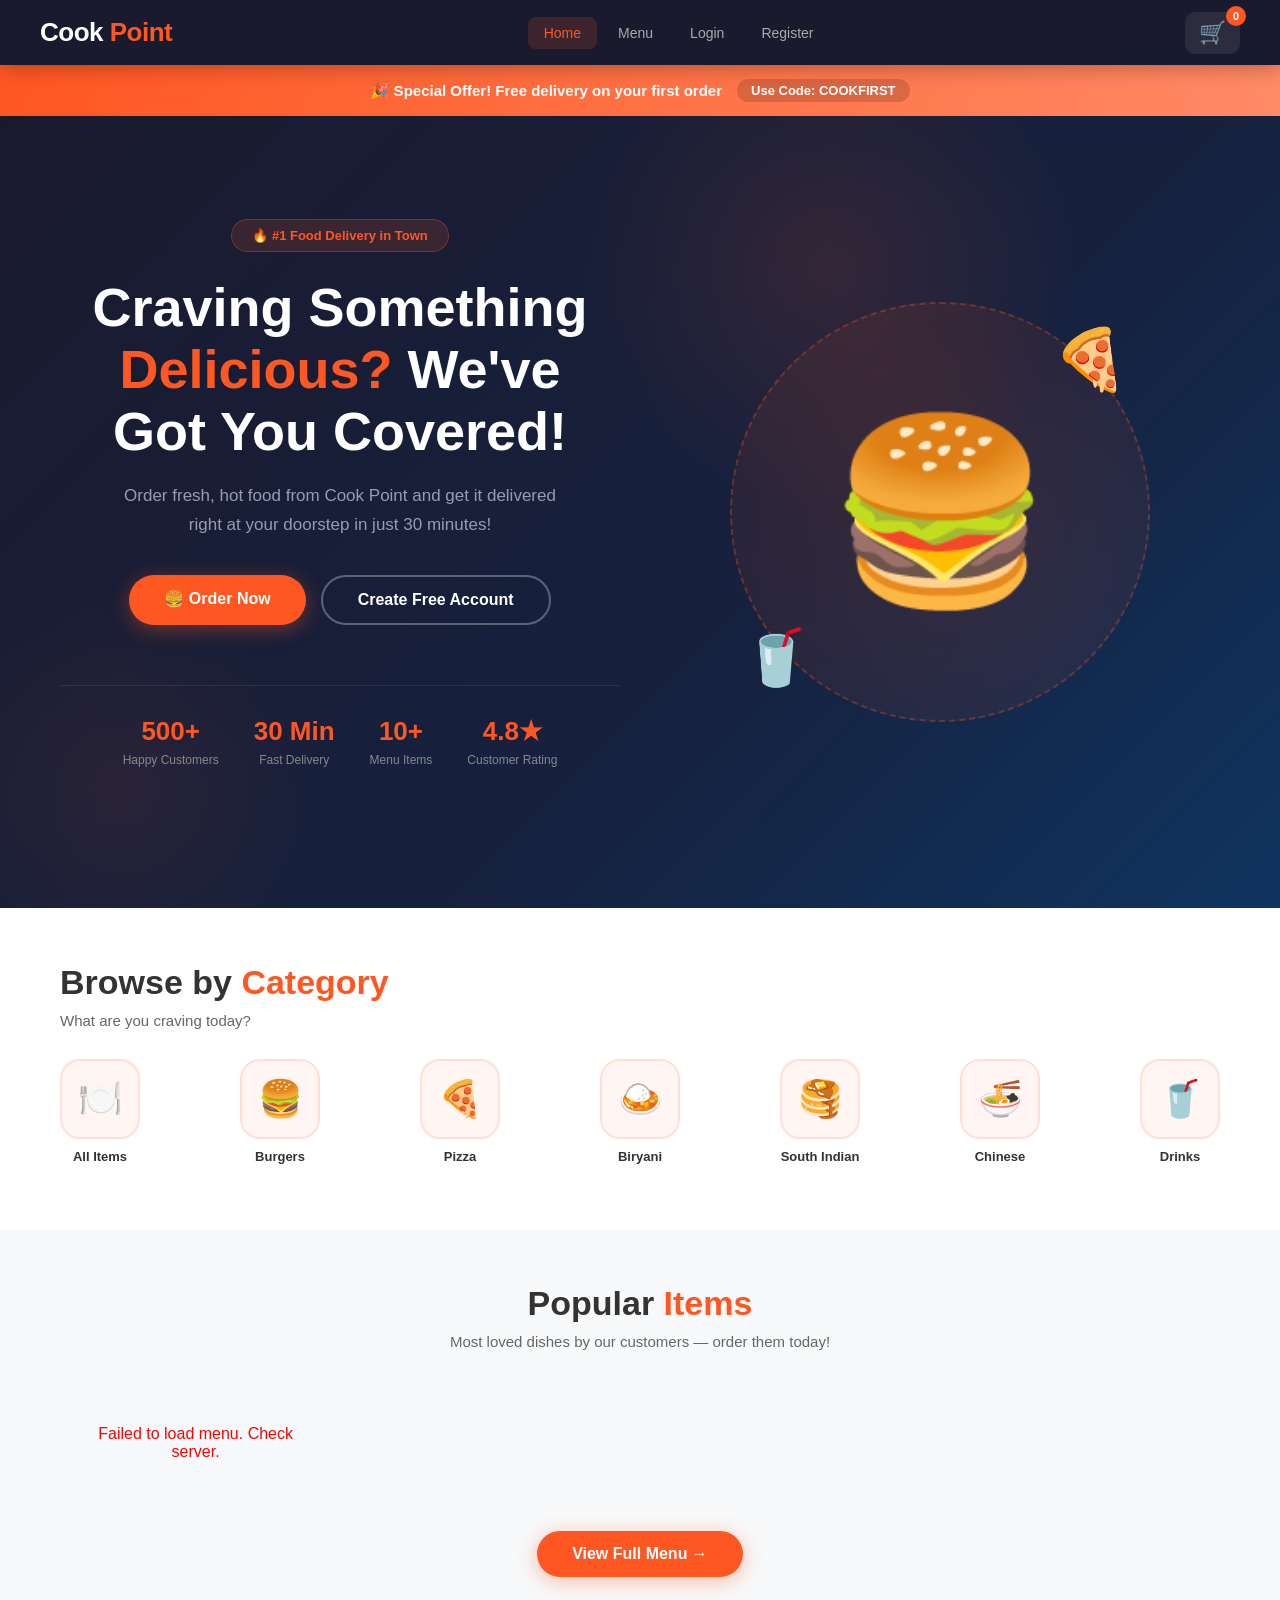
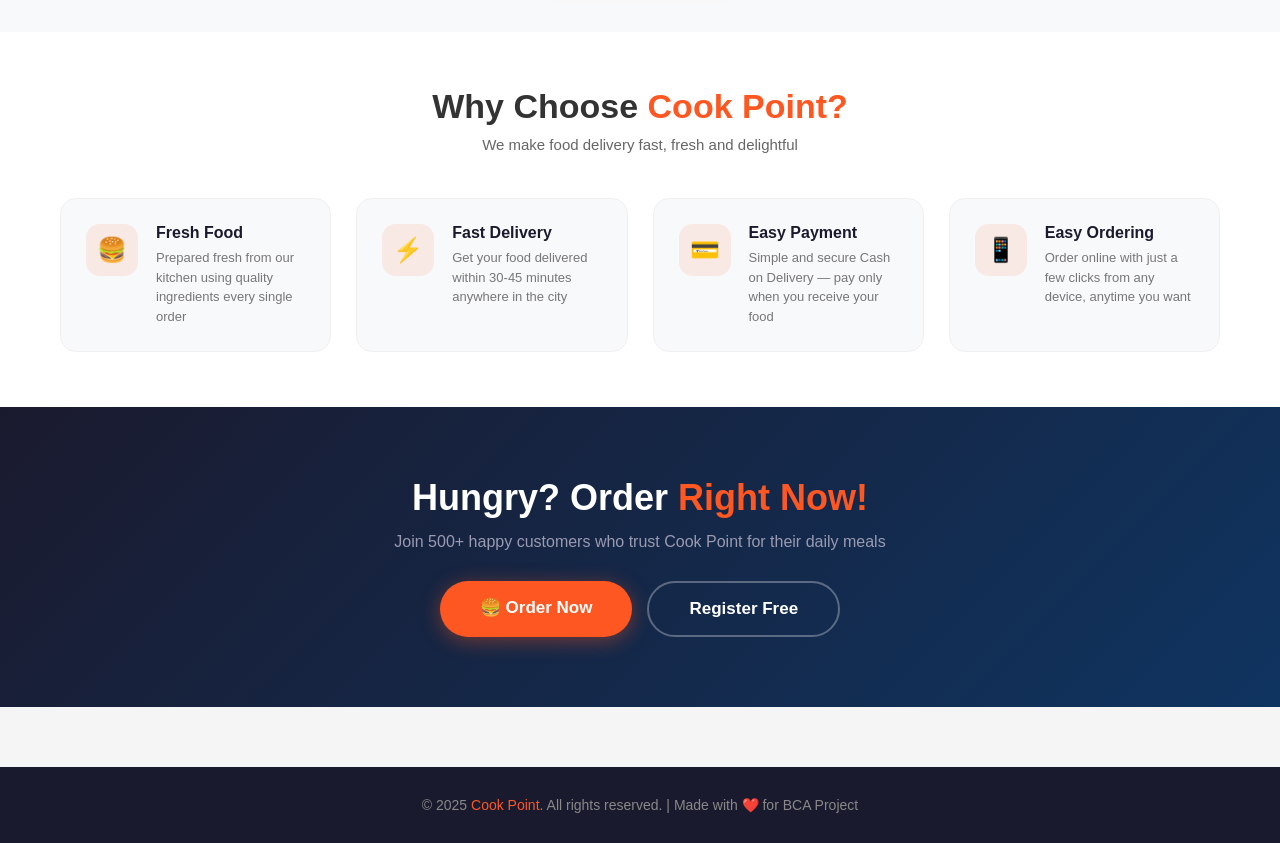
<file: index.html>
<!DOCTYPE html>
<html lang="en">
<head>
  <meta charset="UTF-8" />
  <meta name="viewport" content="width=device-width, initial-scale=1.0"/>
  <title>Cook Point - Online Food Delivery</title>
  <link rel="stylesheet" href="css/style.css"/>
  <style>
    /* ===== HERO SPLIT LAYOUT ===== */
    .hero {
      background: linear-gradient(135deg, #1a1a2e 0%, #16213e 60%, #0f3460 100%);
      padding: 0 60px;
      display: flex;
      align-items: center;
      justify-content: space-between;
      min-height: 88vh;
      position: relative;
      overflow: hidden;
      gap: 40px;
    }

    .hero::before {
      content: '';
      position: absolute;
      top: -100px; right: 200px;
      width: 500px; height: 500px;
      background: radial-gradient(circle, rgba(255,87,34,0.12) 0%, transparent 70%);
      border-radius: 50%;
      pointer-events: none;
    }

    .hero-left {
      flex: 1;
      z-index: 2;
      max-width: 560px;
    }

    .hero-right {
      flex: 1;
      display: flex;
      justify-content: center;
      align-items: center;
      z-index: 2;
      position: relative;
    }

    .hero-food-circle {
      width: 420px;
      height: 420px;
      border-radius: 50%;
      background: radial-gradient(circle, rgba(255,87,34,0.15), rgba(255,87,34,0.05));
      border: 2px dashed rgba(255,87,34,0.3);
      display: flex;
      align-items: center;
      justify-content: center;
      font-size: 180px;
      animation: float 3s ease-in-out infinite;
      position: relative;
    }

    .hero-food-circle::before {
      content: '🍕';
      position: absolute;
      top: 20px; right: 20px;
      font-size: 60px;
      animation: float 2.5s ease-in-out infinite reverse;
    }

    .hero-food-circle::after {
      content: '🥤';
      position: absolute;
      bottom: 30px; left: 10px;
      font-size: 55px;
      animation: float 3.5s ease-in-out infinite;
    }

    @keyframes float {
      0%, 100% { transform: translateY(0); }
      50% { transform: translateY(-18px); }
    }

    .hero-badge {
      display: inline-flex;
      align-items: center;
      gap: 8px;
      background: rgba(255,87,34,0.15);
      color: #ff5722;
      padding: 8px 20px;
      border-radius: 50px;
      font-size: 13px;
      font-weight: 600;
      margin-bottom: 24px;
      border: 1px solid rgba(255,87,34,0.3);
    }

    .hero h1 {
      font-size: 54px;
      font-weight: 800;
      color: white;
      line-height: 1.15;
      margin-bottom: 20px;
    }

    .hero h1 span { color: #ff5722; }

    .hero p {
      font-size: 17px;
      color: #9a9ab0;
      margin-bottom: 35px;
      line-height: 1.7;
      max-width: 460px;
    }

    .hero-btns {
      display: flex;
      gap: 15px;
      flex-wrap: wrap;
      margin-bottom: 50px;
    }

    .hero-stats {
      display: flex;
      gap: 35px;
      padding-top: 30px;
      border-top: 1px solid rgba(255,255,255,0.08);
    }

    .hero-stat h3 { font-size: 26px; font-weight: 800; color: #ff5722; }
    .hero-stat p  { font-size: 12px; color: #888; margin-top: 3px; }

    /* ===== OFFER BANNER ===== */
    .offer-banner {
      background: linear-gradient(90deg, #ff5722, #ff8a65);
      padding: 14px 40px;
      display: flex;
      align-items: center;
      justify-content: center;
      gap: 15px;
      color: white;
      font-size: 15px;
      font-weight: 600;
    }

    .offer-banner span { background: rgba(0,0,0,0.15); padding: 4px 14px; border-radius: 20px; font-size: 13px; }

    /* ===== CATEGORIES SECTION ===== */
    .cat-section { background: white; padding: 55px 60px; }
    .cat-section .section-title { text-align: left; }
    .cat-section .section-sub { text-align: left; margin-bottom: 30px; }

    .cat-scroll {
      display: flex;
      gap: 18px;
      justify-content: space-between;
      overflow-x: auto;
      padding-bottom: 10px;
      scrollbar-width: none;
    }

    .cat-scroll::-webkit-scrollbar { display: none; }

    .cat-item {
      flex-shrink: 0;
      text-align: center;
      cursor: pointer;
      text-decoration: none;
    }

    .cat-icon-box {
      width: 80px;
      height: 80px;
      border-radius: 20px;
      background: #fff5f2;
      border: 2px solid #ffe0d6;
      display: flex;
      align-items: center;
      justify-content: center;
      font-size: 36px;
      margin: 0 auto 10px;
      transition: all 0.3s;
    }

    .cat-item:hover .cat-icon-box {
      background: #ff5722;
      border-color: #ff5722;
      transform: translateY(-5px);
    }

    .cat-item p { font-size: 13px; font-weight: 600; color: #333; }

    /* ===== POPULAR SECTION ===== */
    .popular-section { padding: 55px 60px; background: #f8f9fa; }

    /* ===== WHY US ===== */
    .why-section { background: white; padding: 55px 60px; }

    .why-grid {
      display: grid;
      grid-template-columns: repeat(auto-fit, minmax(220px, 1fr));
      gap: 25px;
    }

    .why-card {
      display: flex;
      align-items: flex-start;
      gap: 18px;
      padding: 25px;
      border-radius: 16px;
      background: #f8f9fa;
      border: 1px solid #f0f0f0;
      transition: all 0.3s;
    }

    .why-card:hover { background: #fff5f2; border-color: #ffccbc; transform: translateY(-3px); }

    .why-icon {
      width: 52px; height: 52px;
      border-radius: 14px;
      background: rgba(255,87,34,0.1);
      display: flex;
      align-items: center;
      justify-content: center;
      font-size: 24px;
      flex-shrink: 0;
    }

    .why-card h3 { font-size: 16px; font-weight: 700; margin-bottom: 6px; color: #1a1a2e; }
    .why-card p  { font-size: 13px; color: #777; line-height: 1.5; }

    /* ===== CTA SECTION ===== */
    .cta-section {
      background: linear-gradient(135deg, #1a1a2e, #0f3460);
      padding: 70px 60px;
      text-align: center;
      color: white;
    }

    .cta-section h2 { font-size: 36px; font-weight: 800; margin-bottom: 14px; }
    .cta-section h2 span { color: #ff5722; }
    .cta-section p { color: #9a9ab0; font-size: 16px; margin-bottom: 30px; }

    @media (max-width: 900px) {
      .hero { flex-direction: column; padding: 60px 25px; text-align: center; min-height: auto; }
      .hero-right { display: none; }
      .hero h1 { font-size: 36px; }
      .hero-btns { justify-content: center; }
      .hero-stats { justify-content: center; }
      .cat-section, .popular-section, .why-section, .cta-section { padding: 40px 25px; }
    }
  </style>
</head>
<body>

  <!-- NAVBAR -->
  <nav class="navbar">
    <a href="index.html" class="logo">Cook <span>Point</span></a>
    <ul class="nav-links">
      <li><a href="index.html" class="active">Home</a></li>
      <li><a href="menu.html">Menu</a></li>
      <li><a href="login.html">Login</a></li>
      <li><a href="register.html">Register</a></li>
    </ul>
    <a href="cart.html" class="cart-icon">🛒 <span class="cart-count">0</span></a>
  </nav>

  <!-- OFFER BANNER -->
  <div class="offer-banner">
    🎉 Special Offer! Free delivery on your first order
    <span>Use Code: COOKFIRST</span>
  </div>

  <!-- HERO -->
  <section class="hero">
    <div class="hero-left">
      <div class="hero-badge">🔥 #1 Food Delivery in Town</div>
      <h1>Craving Something<br><span>Delicious?</span> We've<br>Got You Covered!</h1>
      <p>Order fresh, hot food from Cook Point and get it delivered right at your doorstep in just 30 minutes!</p>
      <div class="hero-btns">
        <a href="menu.html" class="btn-primary">🍔 Order Now</a>
        <a href="register.html" class="btn-outline">Create Free Account</a>
      </div>
      <div class="hero-stats">
        <div class="hero-stat">
          <h3>500+</h3>
          <p>Happy Customers</p>
        </div>
        <div class="hero-stat">
          <h3>30 Min</h3>
          <p>Fast Delivery</p>
        </div>
        <div class="hero-stat">
          <h3>10+</h3>
          <p>Menu Items</p>
        </div>
        <div class="hero-stat">
          <h3>4.8★</h3>
          <p>Customer Rating</p>
        </div>
      </div>
    </div>
    <div class="hero-right">
      <div class="hero-food-circle">🍔</div>
    </div>
  </section>

  <!-- CATEGORIES -->
  <section class="cat-section">
    <h2 class="section-title">Browse by <span>Category</span></h2>
    <p class="section-sub">What are you craving today?</p>
    <div class="cat-scroll">
      <a href="menu.html" class="cat-item">
        <div class="cat-icon-box">🍽️</div>
        <p>All Items</p>
      </a>
      <a href="menu.html" class="cat-item">
        <div class="cat-icon-box">🍔</div>
        <p>Burgers</p>
      </a>
      <a href="menu.html" class="cat-item">
        <div class="cat-icon-box">🍕</div>
        <p>Pizza</p>
      </a>
      <a href="menu.html" class="cat-item">
        <div class="cat-icon-box">🍛</div>
        <p>Biryani</p>
      </a>
      <a href="menu.html" class="cat-item">
        <div class="cat-icon-box">🥞</div>
        <p>South Indian</p>
      </a>
      <a href="menu.html" class="cat-item">
        <div class="cat-icon-box">🍜</div>
        <p>Chinese</p>
      </a>
      <a href="menu.html" class="cat-item">
        <div class="cat-icon-box">🥤</div>
        <p>Drinks</p>
      </a>
    </div>
  </section>

  <!-- POPULAR ITEMS -->
  <section class="popular-section">
    <h2 class="section-title">Popular <span>Items</span></h2>
    <p class="section-sub">Most loved dishes by our customers — order them today!</p>
    <div class="menu-grid" id="menuGrid"></div>
    <div style="text-align:center;margin-top:40px;">
      <a href="menu.html" class="btn-primary">View Full Menu →</a>
    </div>
  </section>

  <!-- WHY US -->
  <section class="why-section">
    <h2 class="section-title" style="text-align:center;">Why Choose <span>Cook Point?</span></h2>
    <p class="section-sub" style="text-align:center;">We make food delivery fast, fresh and delightful</p>
    <div class="why-grid">
      <div class="why-card">
        <div class="why-icon">🍔</div>
        <div>
          <h3>Fresh Food</h3>
          <p>Prepared fresh from our kitchen using quality ingredients every single order</p>
        </div>
      </div>
      <div class="why-card">
        <div class="why-icon">⚡</div>
        <div>
          <h3>Fast Delivery</h3>
          <p>Get your food delivered within 30-45 minutes anywhere in the city</p>
        </div>
      </div>
      <div class="why-card">
        <div class="why-icon">💳</div>
        <div>
          <h3>Easy Payment</h3>
          <p>Simple and secure Cash on Delivery — pay only when you receive your food</p>
        </div>
      </div>
      <div class="why-card">
        <div class="why-icon">📱</div>
        <div>
          <h3>Easy Ordering</h3>
          <p>Order online with just a few clicks from any device, anytime you want</p>
        </div>
      </div>
    </div>
  </section>

  <!-- CTA -->
  <section class="cta-section">
    <h2>Hungry? Order <span>Right Now!</span></h2>
    <p>Join 500+ happy customers who trust Cook Point for their daily meals</p>
    <div style="display:flex;gap:15px;justify-content:center;flex-wrap:wrap;">
      <a href="menu.html" class="btn-primary" style="font-size:17px;padding:16px 40px;">🍔 Order Now</a>
      <a href="register.html" class="btn-outline" style="font-size:17px;padding:16px 40px;">Register Free</a>
    </div>
  </section>

  <!-- FOOTER -->
  <footer>
    <p>© 2025 <span>Cook Point</span>. All rights reserved. | Made with ❤️ for BCA Project</p>
  </footer>

  <script src="js/main.js"></script>
  <script>
    document.addEventListener("DOMContentLoaded", function () {
      loadMenu("All", 5);
    });
  </script>
</body>
</html>
</file>
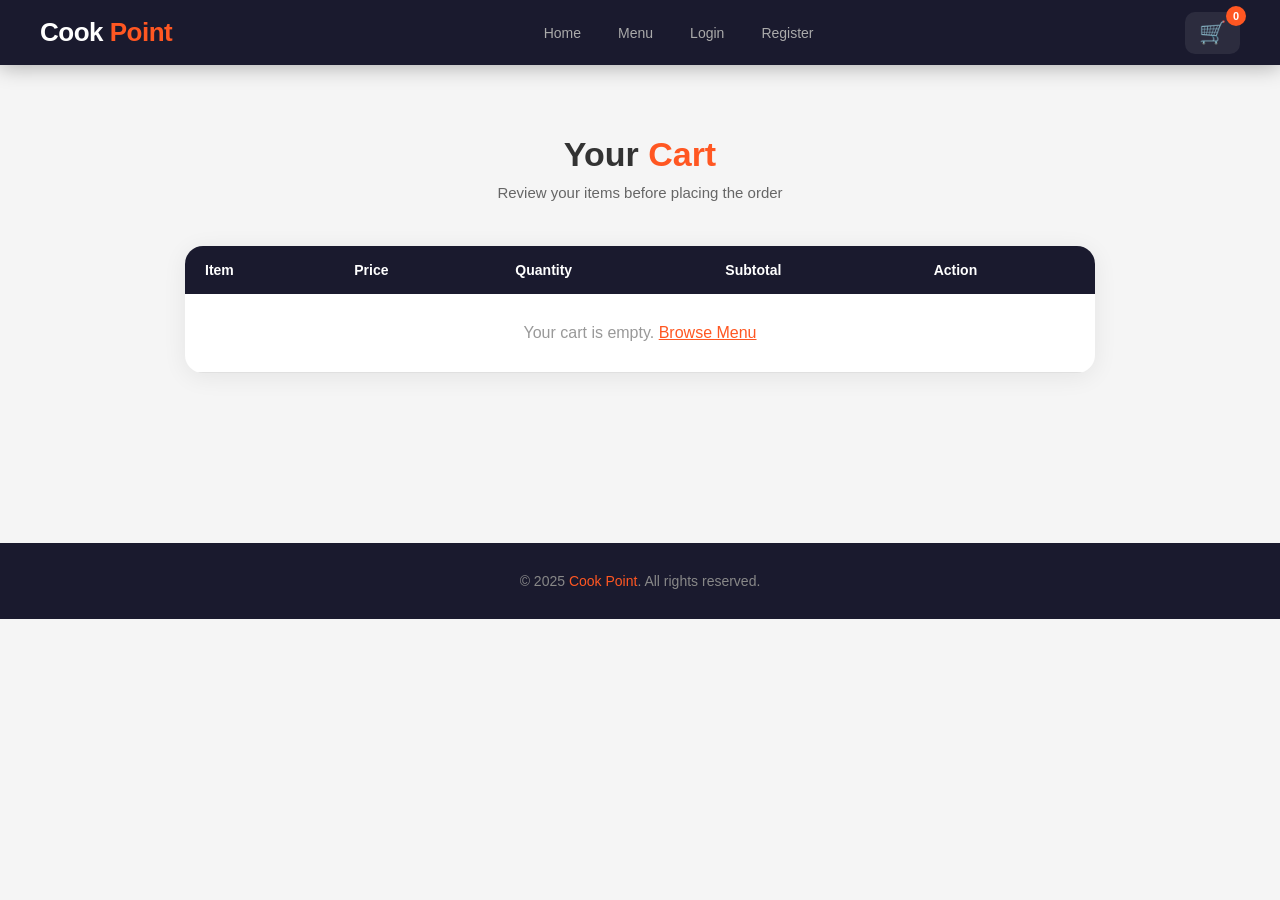
<file: cart.html>
<!DOCTYPE html>
<html lang="en">
<head>
  <meta charset="UTF-8"/>
  <meta name="viewport" content="width=device-width, initial-scale=1.0"/>
  <title>Cart - Cook Point</title>
  <link rel="stylesheet" href="css/style.css"/>
</head>
<body>

  <nav class="navbar">
    <a href="index.html" class="logo">Cook <span>Point</span></a>
    <ul class="nav-links">
      <li><a href="index.html">Home</a></li>
      <li><a href="menu.html">Menu</a></li>
      <li><a href="login.html">Login</a></li>
      <li><a href="register.html">Register</a></li>
    </ul>
    <a href="cart.html" class="cart-icon">🛒 <span class="cart-count">0</span></a>
  </nav>

  <section class="section">
    <h2 class="section-title">Your <span>Cart</span></h2>
    <p class="section-sub">Review your items before placing the order</p>
    <div class="cart-container">
      <table class="cart-table">
        <thead>
          <tr>
            <th>Item</th>
            <th>Price</th>
            <th>Quantity</th>
            <th>Subtotal</th>
            <th>Action</th>
          </tr>
        </thead>
        <tbody id="cartBody"></tbody>
      </table>
      <div id="cartSummary" class="cart-summary" style="display:none;"></div>
    </div>
  </section>

  <footer>
    <p>© 2025 <span>Cook Point</span>. All rights reserved.</p>
  </footer>

  <script src="js/main.js"></script>
</body>
</html>
</file>
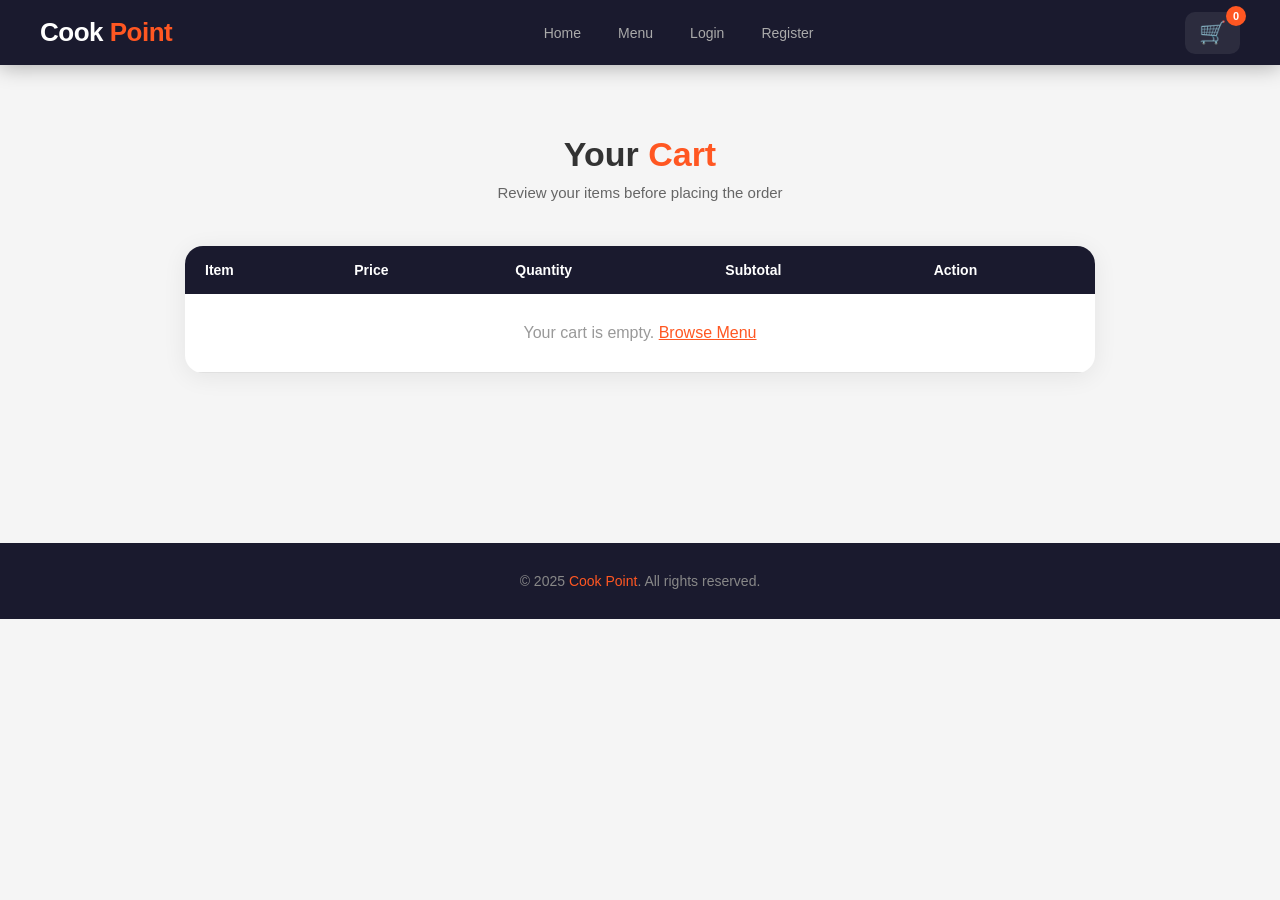
<file: checkout.html>
<!DOCTYPE html>
<html lang="en">
<head>
  <meta charset="UTF-8"/>
  <meta name="viewport" content="width=device-width, initial-scale=1.0"/>
  <title>Checkout - Cook Point</title>
  <link rel="stylesheet" href="css/style.css"/>
</head>
<body>

  <nav class="navbar">
    <a href="index.html" class="logo">Cook <span>Point</span></a>
    <ul class="nav-links">
      <li><a href="index.html">Home</a></li>
      <li><a href="menu.html">Menu</a></li>
      <li><a href="cart.html">Cart</a></li>
    </ul>
    <a href="cart.html" class="cart-icon">🛒 <span class="cart-count">0</span></a>
  </nav>

  <section class="section">
    <h2 class="section-title">Place Your <span>Order</span></h2>
    <p class="section-sub">Fill in your details and confirm the order</p>

    <div class="checkout-container">
      <div class="checkout-box">

        <h3 style="margin-bottom:15px;color:#1a1a2e;">📋 Order Summary</h3>
        <ul class="order-summary-list" id="orderList"></ul>
        <div class="order-total" id="orderTotal"></div>

        <form id="checkoutForm" method="POST" action="php/place_order.php" style="margin-top:30px;">
          <input type="hidden" name="total" id="cartTotal"/>
          <div class="form-group">
            <label>Delivery Address</label>
            <textarea name="address" rows="3" placeholder="Enter your full delivery address" required></textarea>
          </div>
          <div class="form-group">
            <label>Payment Method</label>
            <select name="payment">
              <option value="cod">Cash on Delivery</option>
            </select>
          </div>
          <button type="submit" class="btn-primary btn-block" style="margin-top:10px;">✅ Confirm Order</button>
        </form>

      </div>
    </div>
  </section>

  <footer>
    <p>© 2025 <span>Cook Point</span>. All rights reserved.</p>
  </footer>

  <script src="js/main.js"></script>
</body>
</html>
</file>
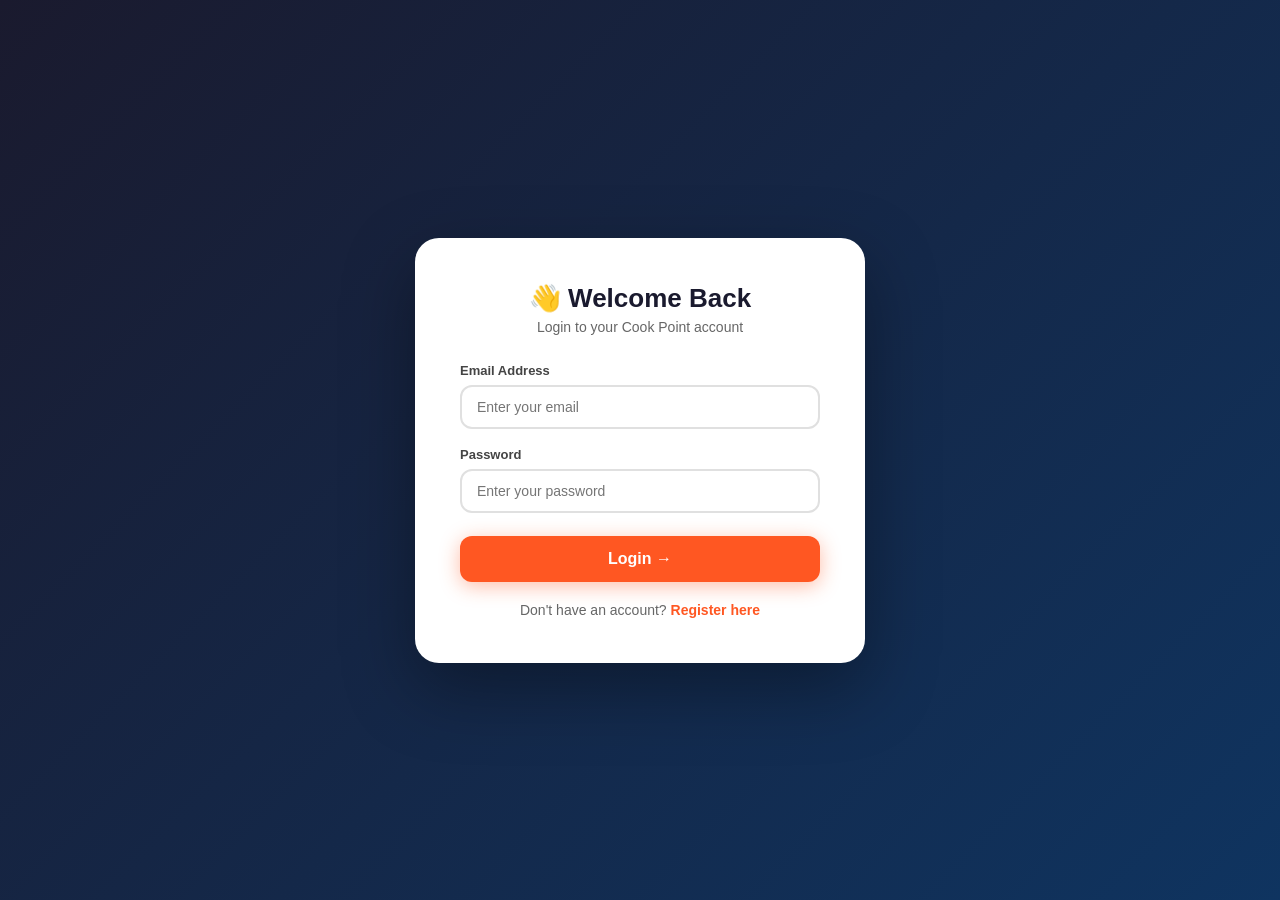
<file: login.html>
<!DOCTYPE html>
<html lang="en">
<head>
  <meta charset="UTF-8"/>
  <meta name="viewport" content="width=device-width, initial-scale=1.0"/>
  <title>Login - Cook Point</title>
  <link rel="stylesheet" href="css/style.css"/>
</head>
<body class="form-page">

  <div class="form-box">
    <h2>👋 Welcome Back</h2>
    <p class="sub">Login to your Cook Point account</p>

    <div class="alert" id="loginAlert"></div>

    <form id="loginForm">
      <div class="form-group">
        <label>Email Address</label>
        <input type="email" name="email" placeholder="Enter your email" required/>
      </div>
      <div class="form-group">
        <label>Password</label>
        <input type="password" name="password" placeholder="Enter your password" required/>
      </div>
      <button type="submit" class="btn-primary btn-block">Login →</button>
    </form>

    <p class="form-link">Don't have an account? <a href="register.html">Register here</a></p>
  </div>

  <script src="js/main.js"></script>
</body>
</html>
</file>
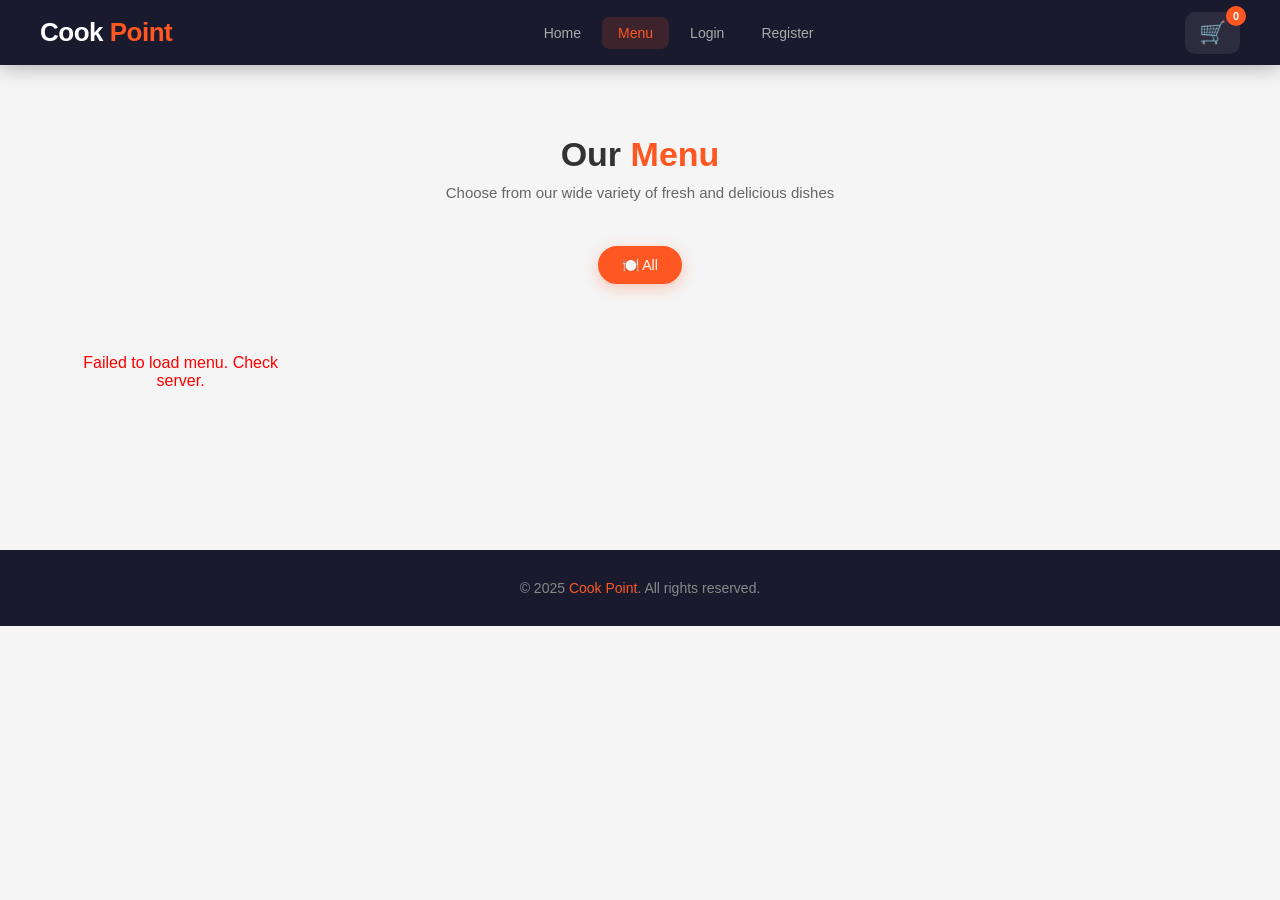
<file: menu.html>
<!DOCTYPE html>
<html lang="en">
<head>
  <meta charset="UTF-8"/>
  <meta name="viewport" content="width=device-width, initial-scale=1.0"/>
  <title>Menu - Cook Point</title>
  <link rel="stylesheet" href="css/style.css"/>
</head>
<body>

  <nav class="navbar">
    <a href="index.html" class="logo">Cook <span>Point</span></a>
    <ul class="nav-links">
      <li><a href="index.html">Home</a></li>
      <li><a href="menu.html" class="active">Menu</a></li>
      <li><a href="login.html">Login</a></li>
      <li><a href="register.html">Register</a></li>
    </ul>
    <a href="cart.html" class="cart-icon">🛒 <span class="cart-count">0</span></a>
  </nav>

  <section class="section">
    <h2 class="section-title">Our <span>Menu</span></h2>
    <p class="section-sub">Choose from our wide variety of fresh and delicious dishes</p>
    <div class="category-tabs" id="categoryTabs">
      <button class="tab-btn active" data-cat="All">🍽️ All</button>
    </div>
    <div class="menu-grid" id="menuGrid"></div>
  </section>

  <footer>
    <p>© 2025 <span>Cook Point</span>. All rights reserved.</p>
  </footer>

  <script src="js/main.js"></script>
</body>
</html>
</file>
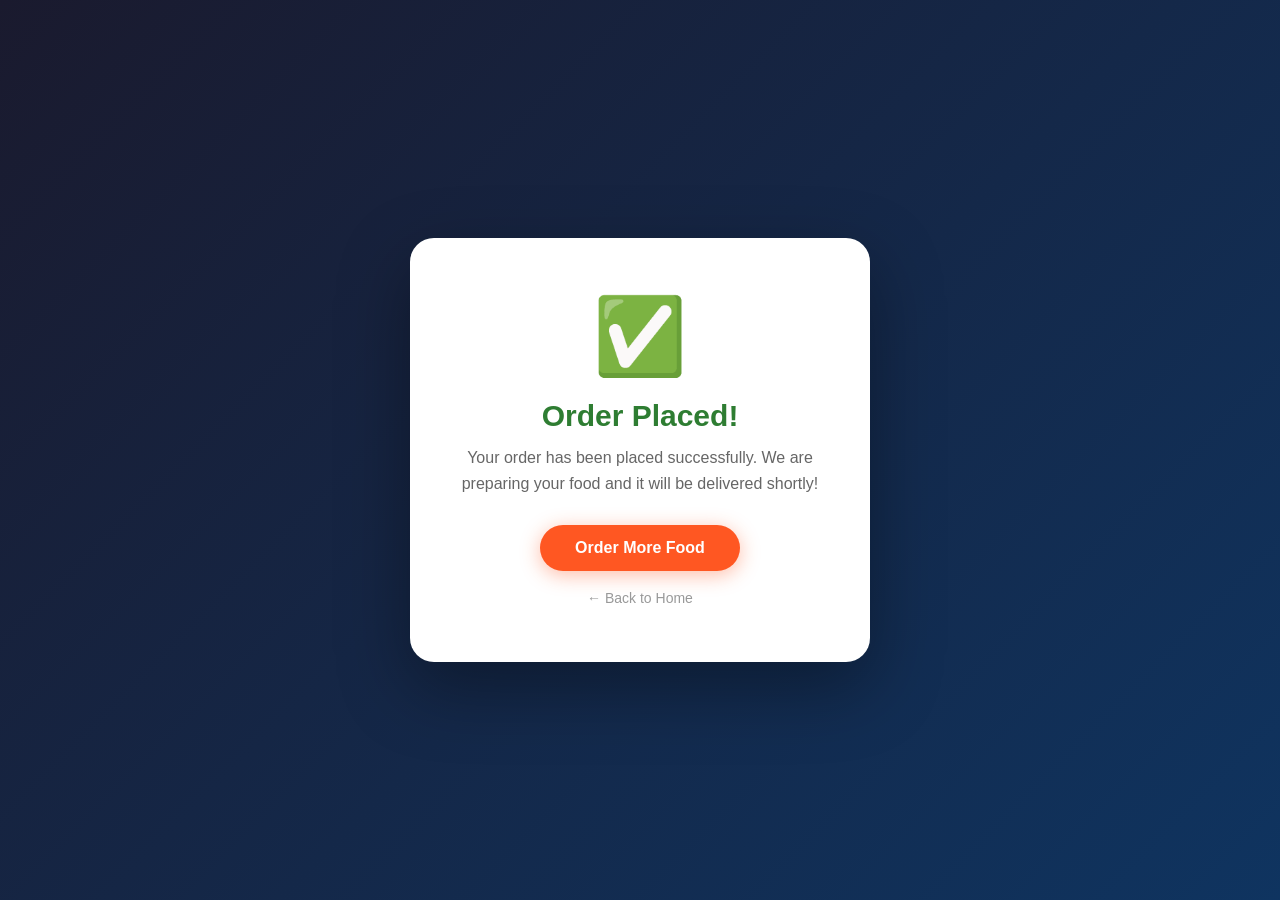
<file: order-success.html>
<!DOCTYPE html>
<html lang="en">
<head>
  <meta charset="UTF-8"/>
  <meta name="viewport" content="width=device-width, initial-scale=1.0"/>
  <title>Order Placed - Cook Point</title>
  <link rel="stylesheet" href="css/style.css"/>
</head>
<body class="success-page">

  <div class="success-box">
    <span class="tick">✅</span>
    <h2>Order Placed!</h2>
    <p>Your order has been placed successfully. We are preparing your food and it will be delivered shortly!</p>
    <a href="menu.html" class="btn-primary">Order More Food</a>
    <br><br>
    <a href="index.html" style="color:#999;font-size:14px;text-decoration:none;">← Back to Home</a>
  </div>

  <script src="js/main.js"></script>
</body>
</html>
</file>
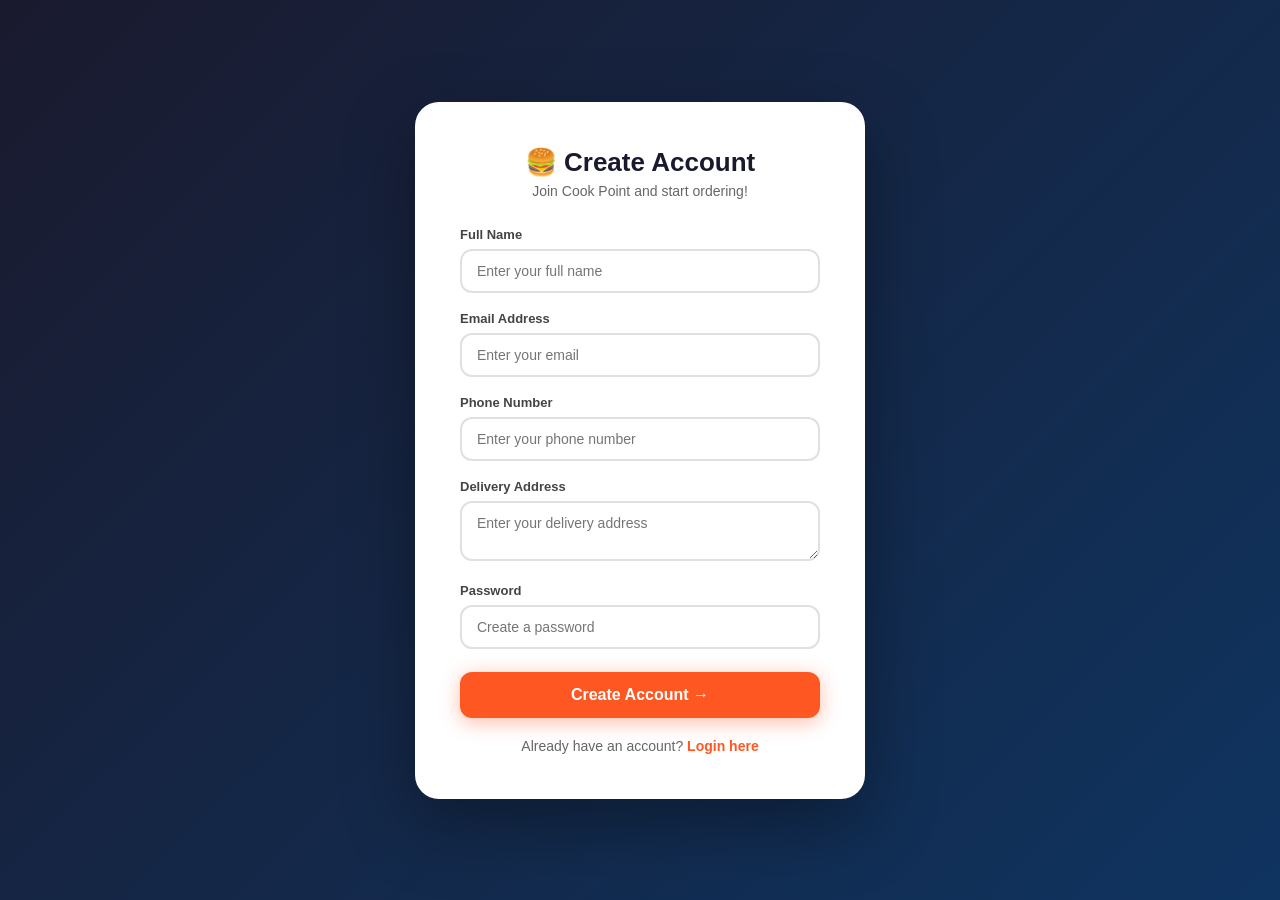
<file: register.html>
<!DOCTYPE html>
<html lang="en">
<head>
  <meta charset="UTF-8"/>
  <meta name="viewport" content="width=device-width, initial-scale=1.0"/>
  <title>Register - Cook Point</title>
  <link rel="stylesheet" href="css/style.css"/>
</head>
<body class="form-page">

  <div class="form-box">
    <h2>🍔 Create Account</h2>
    <p class="sub">Join Cook Point and start ordering!</p>

    <div class="alert" id="regAlert"></div>

    <form id="registerForm">
      <div class="form-group">
        <label>Full Name</label>
        <input type="text" name="name" placeholder="Enter your full name" required/>
      </div>
      <div class="form-group">
        <label>Email Address</label>
        <input type="email" name="email" placeholder="Enter your email" required/>
      </div>
      <div class="form-group">
        <label>Phone Number</label>
        <input type="text" name="phone" placeholder="Enter your phone number"/>
      </div>
      <div class="form-group">
        <label>Delivery Address</label>
        <textarea name="address" rows="2" placeholder="Enter your delivery address"></textarea>
      </div>
      <div class="form-group">
        <label>Password</label>
        <input type="password" name="password" placeholder="Create a password" required/>
      </div>
      <button type="submit" class="btn-primary btn-block">Create Account →</button>
    </form>

    <p class="form-link">Already have an account? <a href="login.html">Login here</a></p>
  </div>

  <script src="js/main.js"></script>
</body>
</html>
</file>
<file: css/style.css>
* {
  margin: 0;
  padding: 0;
  box-sizing: border-box;
}

:root {
  --primary: #ff5722;
  --primary-dark: #e64a19;
  --dark: #1a1a2e;
  --dark2: #16213e;
  --dark3: #0f3460;
  --light: #f5f5f5;
  --white: #ffffff;
  --gray: #666;
  --border: #e0e0e0;
}

body {
  font-family: 'Segoe UI', sans-serif;
  background: var(--light);
  color: #333;
}

/* ===== NAVBAR ===== */
.navbar {
  background: var(--dark);
  padding: 0 40px;
  display: flex;
  align-items: center;
  justify-content: space-between;
  position: sticky;
  top: 0;
  z-index: 999;
  height: 65px;
  box-shadow: 0 2px 20px rgba(0,0,0,0.3);
}

.logo {
  font-size: 26px;
  font-weight: 800;
  color: var(--white);
  text-decoration: none;
  letter-spacing: -0.5px;
}

.logo span { color: var(--primary); }

.nav-links {
  list-style: none;
  display: flex;
  gap: 5px;
}

.nav-links a {
  color: #aaa;
  text-decoration: none;
  font-size: 14px;
  padding: 8px 16px;
  border-radius: 8px;
  transition: all 0.3s;
}

.nav-links a:hover,
.nav-links a.active {
  color: white;
  background: rgba(255,87,34,0.15);
  color: var(--primary);
}

.cart-icon {
  position: relative;
  color: var(--white);
  font-size: 22px;
  text-decoration: none;
  background: rgba(255,255,255,0.08);
  padding: 8px 14px;
  border-radius: 10px;
  transition: background 0.3s;
}

.cart-icon:hover { background: rgba(255,87,34,0.2); }

.cart-count {
  position: absolute;
  top: -6px;
  right: -6px;
  background: var(--primary);
  color: white;
  border-radius: 50%;
  width: 20px;
  height: 20px;
  font-size: 11px;
  display: flex;
  align-items: center;
  justify-content: center;
  font-weight: 700;
}

/* ===== HERO ===== */
.hero {
  background: linear-gradient(135deg, #1a1a2e 0%, #16213e 60%, #0f3460 100%);
  color: white;
  padding: 100px 40px 80px;
  text-align: center;
  position: relative;
  overflow: hidden;
}

.hero::before {
  content: '';
  position: absolute;
  top: -60px; right: -60px;
  width: 300px; height: 300px;
  background: radial-gradient(circle, rgba(255,87,34,0.15) 0%, transparent 70%);
  border-radius: 50%;
}

.hero::after {
  content: '';
  position: absolute;
  bottom: -80px; left: -80px;
  width: 400px; height: 400px;
  background: radial-gradient(circle, rgba(255,87,34,0.08) 0%, transparent 70%);
  border-radius: 50%;
}

.hero-badge {
  display: inline-block;
  background: rgba(255,87,34,0.2);
  color: var(--primary);
  padding: 6px 18px;
  border-radius: 50px;
  font-size: 13px;
  font-weight: 600;
  margin-bottom: 20px;
  border: 1px solid rgba(255,87,34,0.3);
  position: relative;
  z-index: 1;
}

.hero h1 {
  font-size: 58px;
  font-weight: 800;
  margin-bottom: 18px;
  line-height: 1.15;
  position: relative;
  z-index: 1;
}

.hero h1 span { color: var(--primary); }

.hero p {
  font-size: 18px;
  color: #aaa;
  margin-bottom: 40px;
  max-width: 500px;
  margin-left: auto;
  margin-right: auto;
  position: relative;
  z-index: 1;
}

.hero-btns {
  display: flex;
  gap: 15px;
  justify-content: center;
  flex-wrap: wrap;
  position: relative;
  z-index: 1;
}

.btn-primary {
  background: var(--primary);
  color: white;
  padding: 14px 35px;
  border: none;
  border-radius: 50px;
  font-size: 16px;
  font-weight: 600;
  cursor: pointer;
  text-decoration: none;
  display: inline-block;
  transition: all 0.3s;
  box-shadow: 0 4px 20px rgba(255,87,34,0.4);
}

.btn-primary:hover {
  background: var(--primary-dark);
  transform: translateY(-2px);
  box-shadow: 0 8px 25px rgba(255,87,34,0.5);
}

.btn-outline {
  background: transparent;
  color: white;
  padding: 14px 35px;
  border: 2px solid rgba(255,255,255,0.3);
  border-radius: 50px;
  font-size: 16px;
  font-weight: 600;
  cursor: pointer;
  text-decoration: none;
  display: inline-block;
  transition: all 0.3s;
}

.btn-outline:hover {
  border-color: var(--primary);
  color: var(--primary);
}

.hero-stats {
  display: flex;
  justify-content: center;
  gap: 50px;
  margin-top: 60px;
  padding-top: 40px;
  border-top: 1px solid rgba(255,255,255,0.08);
  position: relative;
  z-index: 1;
}

.hero-stat h3 {
  font-size: 28px;
  font-weight: 800;
  color: var(--primary);
}

.hero-stat p {
  font-size: 13px;
  color: #888;
  margin-bottom: 0;
}

/* ===== SECTION ===== */
.section { padding: 70px 40px; }

.section-title {
  text-align: center;
  font-size: 34px;
  font-weight: 700;
  margin-bottom: 10px;
}

.section-title span { color: var(--primary); }

.section-sub {
  text-align: center;
  color: var(--gray);
  margin-bottom: 45px;
  font-size: 15px;
}

/* ===== FEATURE CARDS ===== */
.features-grid {
  display: grid;
  grid-template-columns: repeat(auto-fit, minmax(200px, 1fr));
  gap: 25px;
  text-align: center;
}

.feature-card {
  background: white;
  padding: 40px 25px;
  border-radius: 18px;
  box-shadow: 0 4px 25px rgba(0,0,0,0.06);
  transition: all 0.3s;
  border: 1px solid #f0f0f0;
  position: relative;
  overflow: hidden;
}

.feature-card::before {
  content: '';
  position: absolute;
  bottom: 0; left: 0; right: 0;
  height: 3px;
  background: var(--primary);
  transform: scaleX(0);
  transition: transform 0.3s;
}

.feature-card:hover { transform: translateY(-8px); box-shadow: 0 15px 40px rgba(0,0,0,0.1); }
.feature-card:hover::before { transform: scaleX(1); }

.feature-card .icon {
  font-size: 48px;
  margin-bottom: 18px;
  display: block;
}

.feature-card h3 { font-size: 18px; margin-bottom: 10px; color: var(--dark); }
.feature-card p { color: var(--gray); font-size: 14px; line-height: 1.6; }

/* ===== MENU CARDS ===== */
.category-tabs {
  display: flex;
  gap: 10px;
  flex-wrap: wrap;
  justify-content: center;
  margin-bottom: 40px;
}

.tab-btn {
  padding: 9px 22px;
  border: 2px solid var(--primary);
  background: transparent;
  color: var(--primary);
  border-radius: 50px;
  cursor: pointer;
  font-size: 14px;
  font-weight: 500;
  transition: all 0.3s;
}

.tab-btn.active,
.tab-btn:hover {
  background: var(--primary);
  color: white;
  box-shadow: 0 4px 15px rgba(255,87,34,0.3);
}

.menu-grid {
  display: grid;
  grid-template-columns: repeat(auto-fill, minmax(250px, 1fr));
  gap: 25px;
}

.menu-card {
  background: white;
  border-radius: 18px;
  overflow: hidden;
  box-shadow: 0 4px 20px rgba(0,0,0,0.07);
  transition: all 0.3s;
  border: 1px solid #f0f0f0;
}

.menu-card:hover {
  transform: translateY(-6px);
  box-shadow: 0 15px 40px rgba(0,0,0,0.12);
}

.menu-card-img-wrap {
  position: relative;
  overflow: hidden;
}

.menu-card img {
  width: 100%;
  height: 190px;
  object-fit: cover;
  transition: transform 0.4s;
}

.menu-card:hover img { transform: scale(1.06); }

.menu-card-badge {
  position: absolute;
  top: 12px; left: 12px;
  background: var(--primary);
  color: white;
  font-size: 11px;
  font-weight: 700;
  padding: 4px 10px;
  border-radius: 20px;
}

.menu-card .card-body { padding: 18px; }

.menu-card h3 { font-size: 17px; font-weight: 700; margin-bottom: 6px; color: var(--dark); }

.menu-card p { color: var(--gray); font-size: 13px; margin-bottom: 15px; line-height: 1.5; }

.card-footer {
  display: flex;
  align-items: center;
  justify-content: space-between;
}

.price {
  font-size: 20px;
  font-weight: 800;
  color: var(--primary);
}

.add-btn {
  background: var(--primary);
  color: white;
  border: none;
  padding: 9px 20px;
  border-radius: 50px;
  cursor: pointer;
  font-size: 13px;
  font-weight: 600;
  transition: all 0.3s;
  box-shadow: 0 3px 10px rgba(255,87,34,0.3);
}

.add-btn:hover {
  background: var(--primary-dark);
  transform: scale(1.05);
}

/* ===== CART PAGE ===== */
.cart-container {
  max-width: 950px;
  margin: 40px auto;
  padding: 0 20px;
}

.cart-table {
  width: 100%;
  background: white;
  border-radius: 18px;
  overflow: hidden;
  box-shadow: 0 4px 25px rgba(0,0,0,0.07);
  border-collapse: collapse;
}

.cart-table th {
  background: var(--dark);
  color: white;
  padding: 16px 20px;
  text-align: left;
  font-size: 14px;
  font-weight: 600;
}

.cart-table td {
  padding: 16px 20px;
  border-bottom: 1px solid var(--border);
  vertical-align: middle;
}

.qty-btn {
  background: var(--primary);
  color: white;
  border: none;
  width: 30px;
  height: 30px;
  border-radius: 50%;
  cursor: pointer;
  font-size: 16px;
  font-weight: 700;
  transition: background 0.2s;
}

.qty-btn:hover { background: var(--primary-dark); }

.qty-display {
  display: inline-block;
  min-width: 35px;
  text-align: center;
  font-weight: 700;
  font-size: 16px;
}

.remove-btn {
  background: #ffebee;
  color: #c62828;
  border: none;
  padding: 7px 16px;
  border-radius: 20px;
  cursor: pointer;
  font-size: 13px;
  font-weight: 600;
  transition: background 0.2s;
}

.remove-btn:hover { background: #e53935; color: white; }

.cart-summary {
  background: white;
  border-radius: 18px;
  padding: 28px;
  margin-top: 20px;
  box-shadow: 0 4px 25px rgba(0,0,0,0.07);
  text-align: right;
}

.cart-summary h3 { font-size: 24px; margin-bottom: 18px; color: var(--dark); }

/* ===== FORMS ===== */
.form-page {
  min-height: 100vh;
  display: flex;
  align-items: center;
  justify-content: center;
  background: linear-gradient(135deg, #1a1a2e, #0f3460);
  padding: 40px 20px;
}

.form-box {
  background: white;
  padding: 45px;
  border-radius: 24px;
  width: 100%;
  max-width: 450px;
  box-shadow: 0 25px 70px rgba(0,0,0,0.35);
}

.form-box h2 { text-align: center; font-size: 26px; margin-bottom: 5px; color: var(--dark); }
.form-box .sub { text-align: center; color: var(--gray); margin-bottom: 28px; font-size: 14px; }

.form-group { margin-bottom: 18px; }

.form-group label {
  display: block;
  font-size: 13px;
  margin-bottom: 7px;
  font-weight: 600;
  color: #444;
}

.form-group input,
.form-group textarea,
.form-group select {
  width: 100%;
  padding: 12px 15px;
  border: 2px solid var(--border);
  border-radius: 12px;
  font-size: 14px;
  transition: border 0.3s;
  outline: none;
  font-family: 'Segoe UI', sans-serif;
}

.form-group input:focus,
.form-group textarea:focus,
.form-group select:focus { border-color: var(--primary); }

.btn-block { width: 100%; padding: 14px; font-size: 16px; border-radius: 12px; margin-top: 5px; }

.form-link { text-align: center; margin-top: 20px; font-size: 14px; color: var(--gray); }
.form-link a { color: var(--primary); text-decoration: none; font-weight: 600; }

.alert {
  padding: 13px 16px;
  border-radius: 10px;
  margin-bottom: 16px;
  font-size: 14px;
  display: none;
}

.alert-danger { background: #ffebee; color: #c62828; border: 1px solid #ef9a9a; }
.alert-success { background: #e8f5e9; color: #2e7d32; border: 1px solid #a5d6a7; }

/* ===== CHECKOUT ===== */
.checkout-container { max-width: 700px; margin: 40px auto; padding: 0 20px; }

.checkout-box {
  background: white;
  padding: 38px;
  border-radius: 20px;
  box-shadow: 0 4px 25px rgba(0,0,0,0.07);
}

.order-summary-list {
  list-style: none;
  margin: 20px 0;
  border-top: 1px solid var(--border);
  border-bottom: 1px solid var(--border);
  padding: 15px 0;
}

.order-summary-list li {
  display: flex;
  justify-content: space-between;
  padding: 8px 0;
  font-size: 15px;
}

.order-total {
  font-size: 20px;
  font-weight: 700;
  display: flex;
  justify-content: space-between;
  margin-top: 15px;
  color: var(--primary);
}

/* ===== SUCCESS PAGE ===== */
.success-page {
  min-height: 100vh;
  display: flex;
  align-items: center;
  justify-content: center;
  background: linear-gradient(135deg, #1a1a2e, #0f3460);
}

.success-box {
  background: white;
  padding: 55px 45px;
  border-radius: 24px;
  text-align: center;
  max-width: 460px;
  box-shadow: 0 25px 70px rgba(0,0,0,0.35);
}

.success-box .tick { font-size: 75px; margin-bottom: 18px; display: block; }
.success-box h2 { font-size: 30px; margin-bottom: 12px; color: #2e7d32; }
.success-box p { color: var(--gray); margin-bottom: 28px; line-height: 1.6; }

/* ===== ADMIN DASHBOARD STATS ===== */
.admin-stats {
  display: grid;
  grid-template-columns: repeat(auto-fit, minmax(200px, 1fr));
  gap: 22px;
  margin-top: 30px;
}

.stat-card {
  background: white;
  border-radius: 18px;
  padding: 28px 25px;
  box-shadow: 0 4px 20px rgba(0,0,0,0.07);
  display: flex;
  align-items: center;
  gap: 20px;
  border: 1px solid #f0f0f0;
  transition: all 0.3s;
}

.stat-card:hover { transform: translateY(-4px); box-shadow: 0 12px 35px rgba(0,0,0,0.1); }

.stat-icon {
  width: 60px;
  height: 60px;
  border-radius: 15px;
  display: flex;
  align-items: center;
  justify-content: center;
  font-size: 26px;
  flex-shrink: 0;
}

.stat-icon.orange { background: rgba(255,87,34,0.12); }
.stat-icon.blue   { background: rgba(33,150,243,0.12); }
.stat-icon.green  { background: rgba(76,175,80,0.12); }
.stat-icon.purple { background: rgba(156,39,176,0.12); }

.stat-info h3 { font-size: 28px; font-weight: 800; color: var(--dark); line-height: 1; margin-bottom: 5px; }
.stat-info p  { font-size: 13px; color: var(--gray); }

.stat-card .stat-link {
  margin-top: 8px;
  display: inline-block;
  font-size: 12px;
  color: var(--primary);
  text-decoration: none;
  font-weight: 600;
}

/* ===== FOOTER ===== */
footer {
  background: var(--dark);
  color: #888;
  text-align: center;
  padding: 30px;
  margin-top: 60px;
  font-size: 14px;
}

footer span { color: var(--primary); }

/* ===== RESPONSIVE ===== */
@media (max-width: 768px) {
  .navbar { padding: 0 20px; }
  .hero h1 { font-size: 36px; }
  .hero-stats { gap: 25px; }
  .section { padding: 45px 20px; }
  .nav-links { gap: 2px; }
  .menu-grid { grid-template-columns: 1fr 1fr; }
}

@media (max-width: 480px) {
  .menu-grid { grid-template-columns: 1fr; }
  .hero-btns { flex-direction: column; align-items: center; }
  .hero-stats { flex-wrap: wrap; gap: 20px; }
}

/* ===== IMPROVED MENU CARDS ===== */
.menu-card {
  background: white;
  border-radius: 18px;
  overflow: hidden;
  box-shadow: 0 2px 15px rgba(0,0,0,0.08);
  transition: all 0.3s;
  border: 1px solid #f0f0f0;
  position: relative;
}

.menu-card:hover {
  transform: translateY(-8px);
  box-shadow: 0 20px 45px rgba(0,0,0,0.13);
}

.menu-card img {
  width: 100%;
  height: 185px;
  object-fit: cover;
  transition: transform 0.4s;
}

.menu-card:hover img { transform: scale(1.07); }

.menu-card .card-body { padding: 16px 18px 18px; }

.menu-card h3 {
  font-size: 16px;
  font-weight: 700;
  margin-bottom: 5px;
  color: #1a1a2e;
}

.menu-card p {
  color: #999;
  font-size: 13px;
  margin-bottom: 14px;
  line-height: 1.5;
}

.card-footer {
  display: flex;
  align-items: center;
  justify-content: space-between;
  margin-top: 5px;
}

.price {
  font-size: 20px;
  font-weight: 800;
  color: #ff5722;
}

.add-btn {
  background: #ff5722;
  color: white;
  border: none;
  padding: 9px 20px;
  border-radius: 50px;
  cursor: pointer;
  font-size: 13px;
  font-weight: 700;
  transition: all 0.3s;
  box-shadow: 0 3px 12px rgba(255,87,34,0.35);
}

.add-btn:hover {
  background: #e64a19;
  transform: scale(1.06);
}

.menu-card-veg {
  position: absolute;
  top: 12px;
  left: 12px;
  background: white;
  padding: 3px 10px;
  border-radius: 20px;
  font-size: 11px;
  font-weight: 700;
  color: #2e7d32;
  border: 1px solid #a5d6a7;
}
</file>
